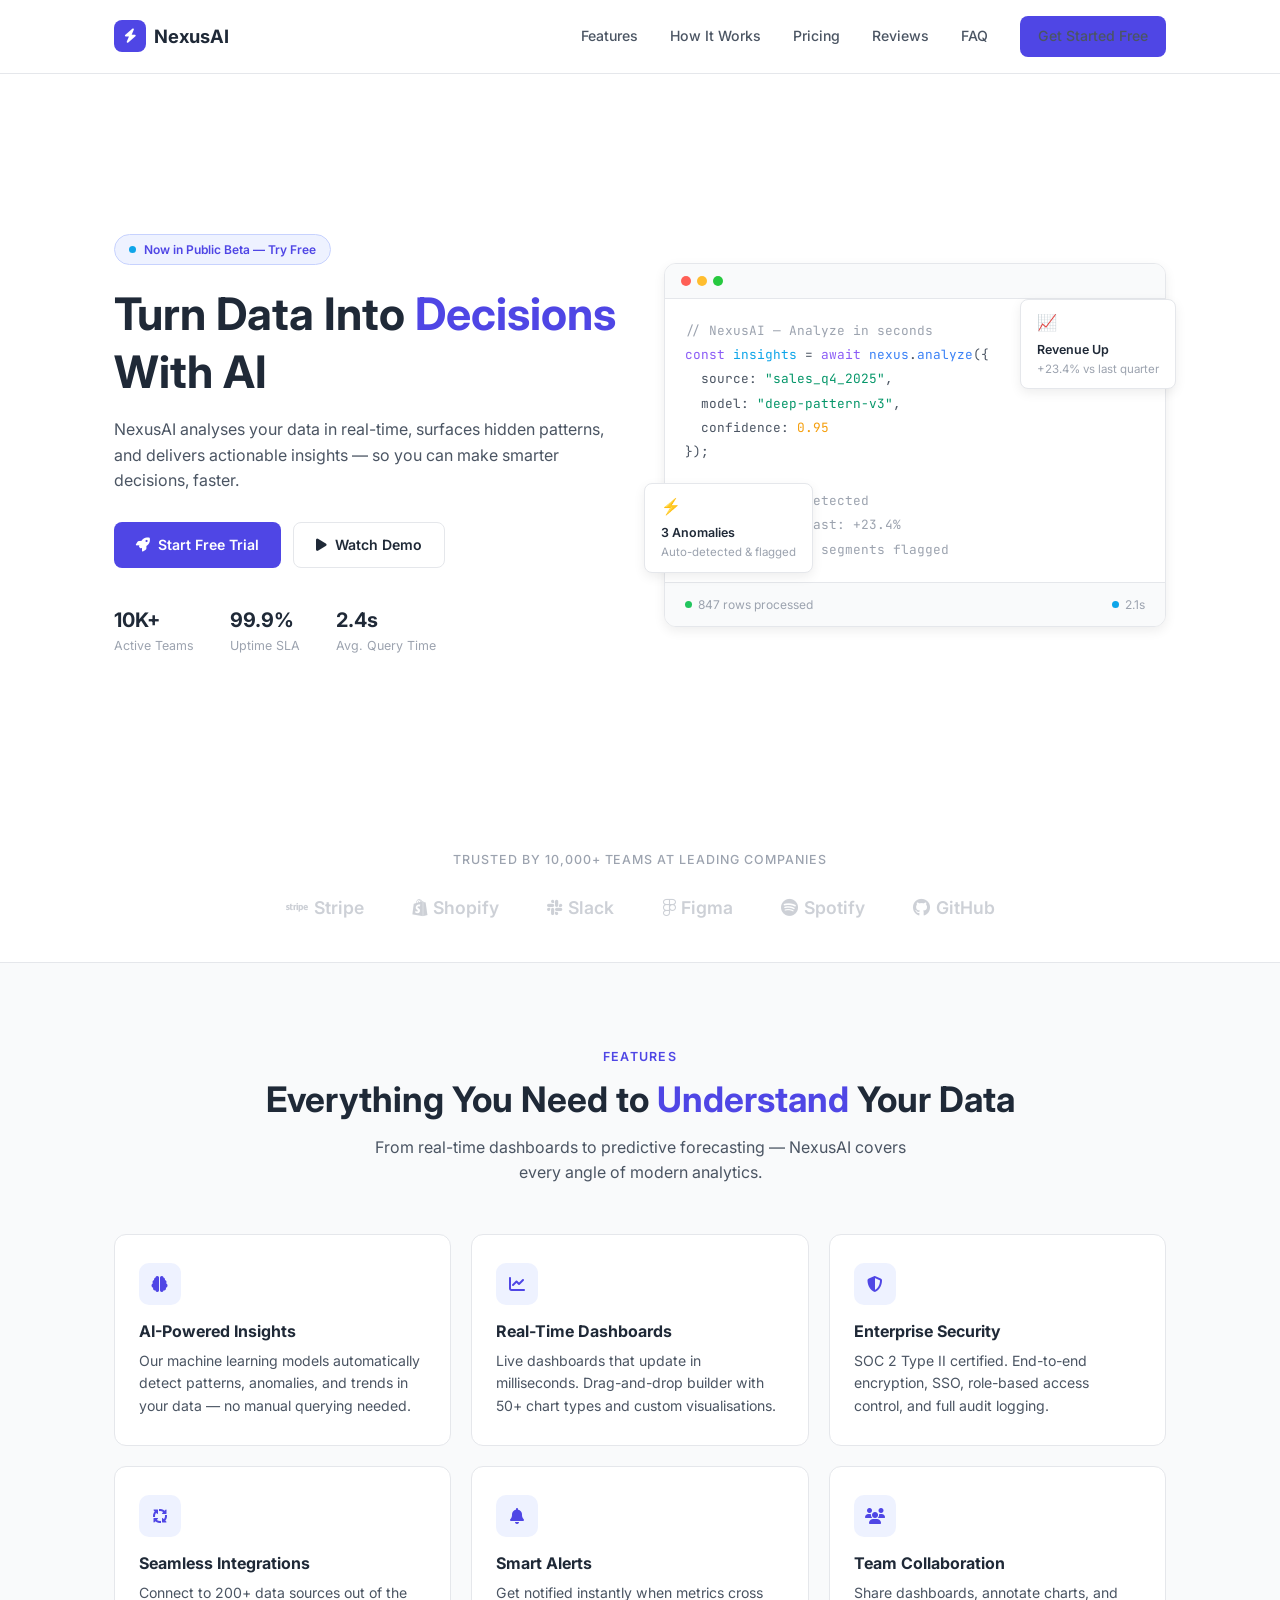
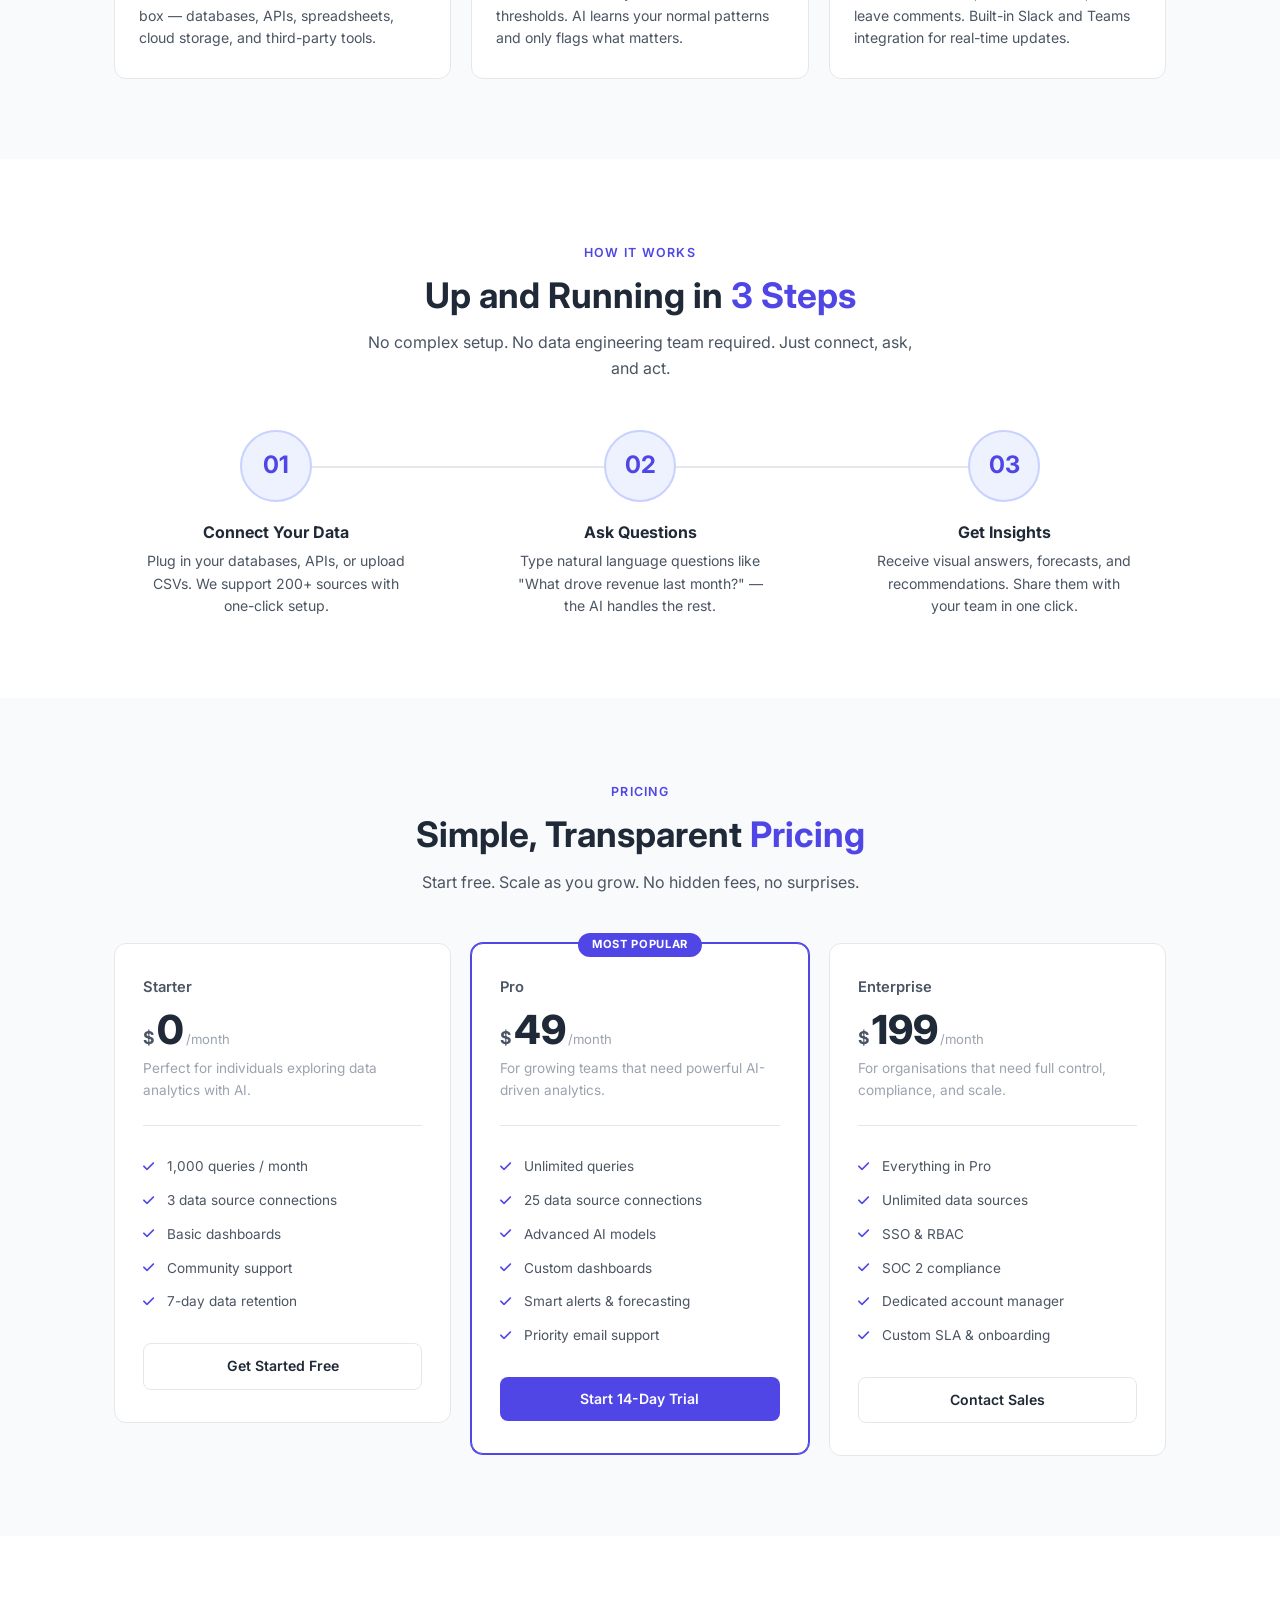
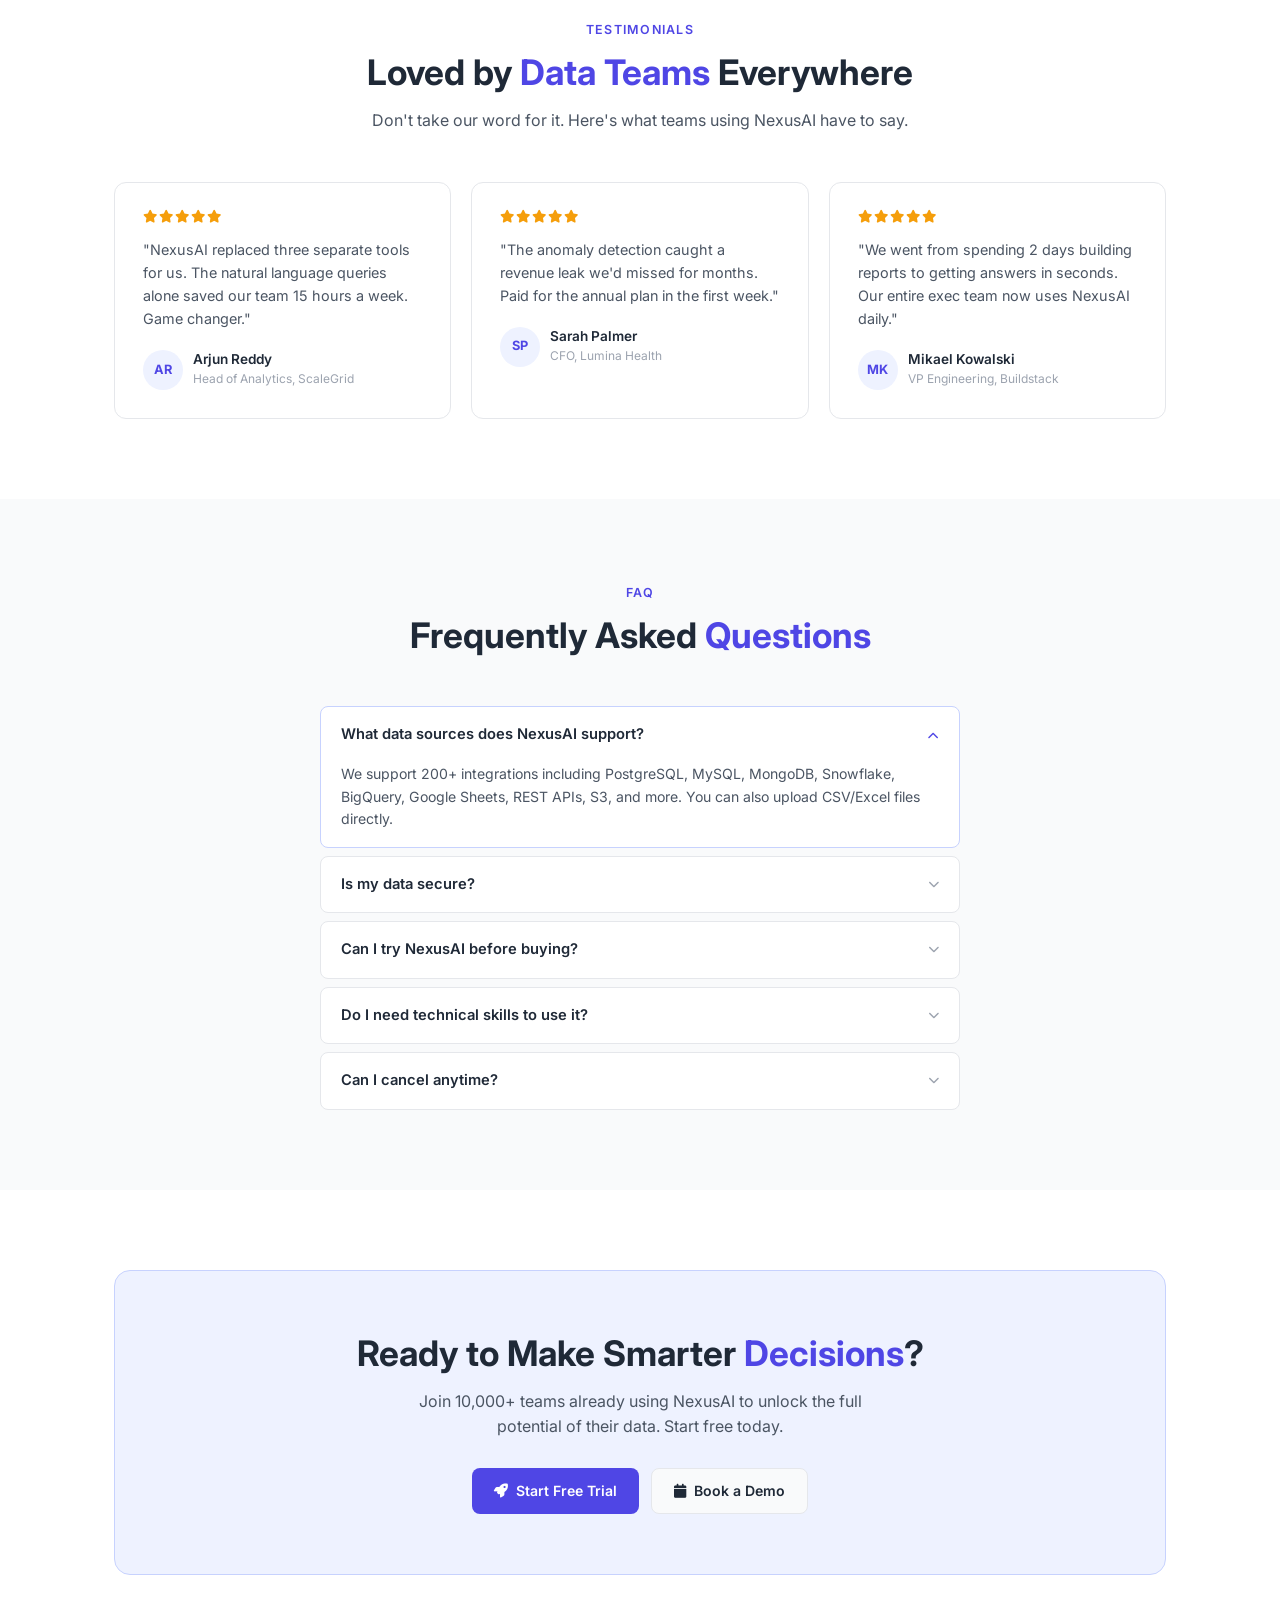
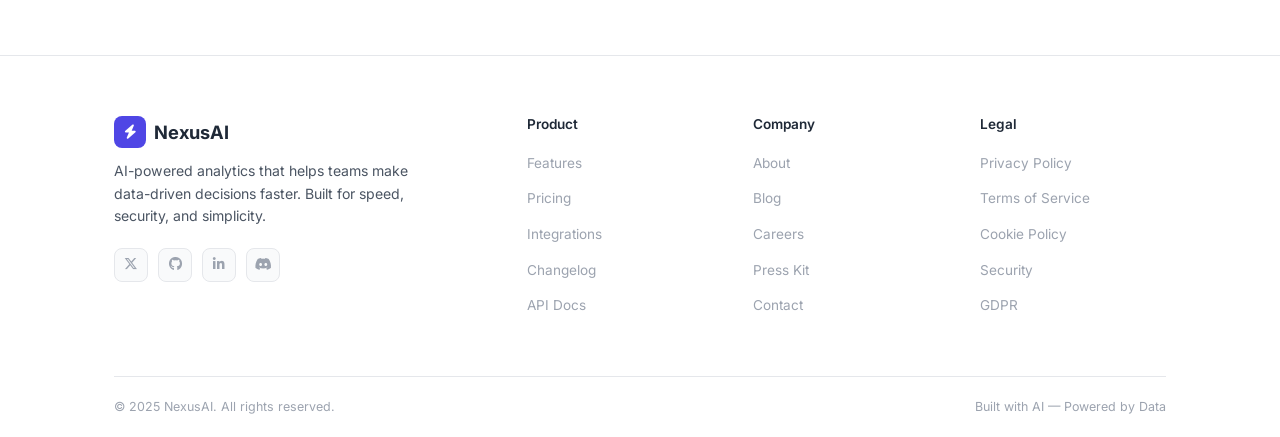
<file: Task 3 - AI Website/index.html>
<!DOCTYPE html>
<html lang="en">
<head>
  <meta charset="UTF-8">
  <meta name="viewport" content="width=device-width, initial-scale=1.0">
  <meta name="description" content="NexusAI — The AI-powered analytics platform that turns your raw data into actionable insights in seconds. Trusted by 10,000+ teams worldwide.">
  <meta name="keywords" content="AI analytics, data platform, business intelligence, machine learning, SaaS, NexusAI">
  <meta name="author" content="NexusAI">

  <meta property="og:type" content="website">
  <meta property="og:title" content="NexusAI — AI-Powered Analytics Platform">
  <meta property="og:description" content="Turn your raw data into actionable insights in seconds with the power of AI.">

  <title>NexusAI — AI-Powered Analytics Platform</title>
  <link rel="stylesheet" href="style.css">
  <link rel="stylesheet" href="https://cdnjs.cloudflare.com/ajax/libs/font-awesome/6.5.1/css/all.min.css">
</head>
<body>

  <!-- ===== NAVBAR ===== -->
  <nav class="navbar" id="navbar">
    <div class="container">
      <a href="#home" class="navbar-logo">
        <span class="logo-icon"><i class="fa-solid fa-bolt"></i></span>
        NexusAI
      </a>
      <ul class="nav-links" id="navLinks">
        <li><a href="#features">Features</a></li>
        <li><a href="#how-it-works">How It Works</a></li>
        <li><a href="#pricing">Pricing</a></li>
        <li><a href="#testimonials">Reviews</a></li>
        <li><a href="#faq">FAQ</a></li>
        <li><a href="#cta" class="btn btn-primary nav-cta">Get Started Free</a></li>
      </ul>
      <button class="menu-toggle" id="menuToggle" aria-label="Menu">
        <span></span><span></span><span></span>
      </button>
    </div>
  </nav>

  <!-- ===== HERO ===== -->
  <section class="hero" id="home">
    <div class="hero-bg-grid" aria-hidden="true"></div>
    <div class="hero-glow hero-glow-1" aria-hidden="true"></div>
    <div class="hero-glow hero-glow-2" aria-hidden="true"></div>

    <div class="container">
      <div class="hero-content">
        <div class="hero-badge">
          <span class="badge-dot"></span>
          Now in Public Beta — Try Free
        </div>
        <h1>Turn Data Into <span class="gradient-text">Decisions</span> With AI</h1>
        <p class="hero-desc">
          NexusAI analyses your data in real-time, surfaces hidden patterns, and delivers
          actionable insights — so you can make smarter decisions, faster.
        </p>
        <div class="hero-buttons">
          <a href="#cta" class="btn btn-primary">
            <i class="fa-solid fa-rocket"></i> Start Free Trial
          </a>
          <a href="#how-it-works" class="btn btn-outline">
            <i class="fa-solid fa-play"></i> Watch Demo
          </a>
        </div>
        <div class="hero-metrics">
          <div class="hero-metric">
            <div class="hero-metric-value">10K+</div>
            <div class="hero-metric-label">Active Teams</div>
          </div>
          <div class="hero-metric">
            <div class="hero-metric-value">99.9%</div>
            <div class="hero-metric-label">Uptime SLA</div>
          </div>
          <div class="hero-metric">
            <div class="hero-metric-value">2.4s</div>
            <div class="hero-metric-label">Avg. Query Time</div>
          </div>
        </div>
      </div>

      <div class="hero-visual">
        <div class="hero-card">
          <div class="hero-card-header">
            <span class="hero-card-dot"></span>
            <span class="hero-card-dot"></span>
            <span class="hero-card-dot"></span>
          </div>
          <div class="hero-card-body">
            <div class="hero-code">
              <span class="comment">// NexusAI — Analyze in seconds</span><br>
              <span class="keyword">const</span> <span class="variable">insights</span> = <span class="keyword">await</span> <span class="func">nexus</span>.<span class="func">analyze</span>({<br>
              &nbsp;&nbsp;source: <span class="string">"sales_q4_2025"</span>,<br>
              &nbsp;&nbsp;model: <span class="string">"deep-pattern-v3"</span>,<br>
              &nbsp;&nbsp;confidence: <span class="number">0.95</span><br>
              });<br><br>
              <span class="comment">// 3 anomalies detected</span><br>
              <span class="comment">// Revenue forecast: +23.4%</span><br>
              <span class="comment">// Churn risk: 2 segments flagged</span>
            </div>
          </div>
          <div class="hero-card-stats">
            <span class="hero-card-stat"><span class="stat-dot green"></span> 847 rows processed</span>
            <span class="hero-card-stat"><span class="stat-dot blue"></span> 2.1s</span>
          </div>
        </div>

        <div class="hero-floating-card hero-floating-card-1">
          <div class="floating-card-icon">📈</div>
          <div class="floating-card-title">Revenue Up</div>
          <div class="floating-card-value">+23.4% vs last quarter</div>
        </div>

        <div class="hero-floating-card hero-floating-card-2">
          <div class="floating-card-icon">⚡</div>
          <div class="floating-card-title">3 Anomalies</div>
          <div class="floating-card-value">Auto-detected &amp; flagged</div>
        </div>
      </div>
    </div>
  </section>

  <!-- ===== TRUSTED BY ===== -->
  <section class="logos-section">
    <div class="container">
      <p>Trusted by 10,000+ teams at leading companies</p>
      <div class="logos-grid">
        <div class="logo-item"><i class="fa-brands fa-stripe"></i> Stripe</div>
        <div class="logo-item"><i class="fa-brands fa-shopify"></i> Shopify</div>
        <div class="logo-item"><i class="fa-brands fa-slack"></i> Slack</div>
        <div class="logo-item"><i class="fa-brands fa-figma"></i> Figma</div>
        <div class="logo-item"><i class="fa-brands fa-spotify"></i> Spotify</div>
        <div class="logo-item"><i class="fa-brands fa-github"></i> GitHub</div>
      </div>
    </div>
  </section>

  <!-- ===== FEATURES ===== -->
  <section class="section section-alt" id="features">
    <div class="container">
      <div class="section-header animate-on-scroll">
        <span class="section-tag">Features</span>
        <h2 class="section-title">Everything You Need to <span class="gradient-text">Understand</span> Your Data</h2>
        <p class="section-subtitle">
          From real-time dashboards to predictive forecasting — NexusAI covers every angle of modern analytics.
        </p>
      </div>

      <div class="features-grid">
        <div class="feature-card animate-on-scroll animate-delay-1">
          <div class="feature-icon"><i class="fa-solid fa-brain"></i></div>
          <h3>AI-Powered Insights</h3>
          <p>Our machine learning models automatically detect patterns, anomalies, and trends in your data — no manual querying needed.</p>
        </div>

        <div class="feature-card animate-on-scroll animate-delay-2">
          <div class="feature-icon"><i class="fa-solid fa-chart-line"></i></div>
          <h3>Real-Time Dashboards</h3>
          <p>Live dashboards that update in milliseconds. Drag-and-drop builder with 50+ chart types and custom visualisations.</p>
        </div>

        <div class="feature-card animate-on-scroll animate-delay-3">
          <div class="feature-icon"><i class="fa-solid fa-shield-halved"></i></div>
          <h3>Enterprise Security</h3>
          <p>SOC 2 Type II certified. End-to-end encryption, SSO, role-based access control, and full audit logging.</p>
        </div>

        <div class="feature-card animate-on-scroll animate-delay-1">
          <div class="feature-icon"><i class="fa-solid fa-arrows-spin"></i></div>
          <h3>Seamless Integrations</h3>
          <p>Connect to 200+ data sources out of the box — databases, APIs, spreadsheets, cloud storage, and third-party tools.</p>
        </div>

        <div class="feature-card animate-on-scroll animate-delay-2">
          <div class="feature-icon"><i class="fa-solid fa-bell"></i></div>
          <h3>Smart Alerts</h3>
          <p>Get notified instantly when metrics cross thresholds. AI learns your normal patterns and only flags what matters.</p>
        </div>

        <div class="feature-card animate-on-scroll animate-delay-3">
          <div class="feature-icon"><i class="fa-solid fa-users"></i></div>
          <h3>Team Collaboration</h3>
          <p>Share dashboards, annotate charts, and leave comments. Built-in Slack and Teams integration for real-time updates.</p>
        </div>
      </div>
    </div>
  </section>

  <!-- ===== HOW IT WORKS ===== -->
  <section class="section" id="how-it-works">
    <div class="container">
      <div class="section-header animate-on-scroll">
        <span class="section-tag">How It Works</span>
        <h2 class="section-title">Up and Running in <span class="gradient-text">3 Steps</span></h2>
        <p class="section-subtitle">
          No complex setup. No data engineering team required. Just connect, ask, and act.
        </p>
      </div>

      <div class="steps-grid">
        <div class="step-card animate-on-scroll animate-delay-1">
          <div class="step-number gradient-text">01</div>
          <h3>Connect Your Data</h3>
          <p>Plug in your databases, APIs, or upload CSVs. We support 200+ sources with one-click setup.</p>
        </div>

        <div class="step-card animate-on-scroll animate-delay-2">
          <div class="step-number gradient-text">02</div>
          <h3>Ask Questions</h3>
          <p>Type natural language questions like "What drove revenue last month?" — the AI handles the rest.</p>
        </div>

        <div class="step-card animate-on-scroll animate-delay-3">
          <div class="step-number gradient-text">03</div>
          <h3>Get Insights</h3>
          <p>Receive visual answers, forecasts, and recommendations. Share them with your team in one click.</p>
        </div>
      </div>
    </div>
  </section>

  <!-- ===== PRICING ===== -->
  <section class="section section-alt" id="pricing">
    <div class="container">
      <div class="section-header animate-on-scroll">
        <span class="section-tag">Pricing</span>
        <h2 class="section-title">Simple, Transparent <span class="gradient-text">Pricing</span></h2>
        <p class="section-subtitle">
          Start free. Scale as you grow. No hidden fees, no surprises.
        </p>
      </div>

      <div class="pricing-grid">
        <!-- Free -->
        <div class="pricing-card animate-on-scroll animate-delay-1">
          <div class="pricing-name">Starter</div>
          <div class="pricing-price">
            <span class="currency">$</span>
            <span class="amount">0</span>
            <span class="period">/month</span>
          </div>
          <p class="pricing-desc">Perfect for individuals exploring data analytics with AI.</p>
          <div class="pricing-features">
            <div class="pricing-feature"><i class="fa-solid fa-check"></i> 1,000 queries / month</div>
            <div class="pricing-feature"><i class="fa-solid fa-check"></i> 3 data source connections</div>
            <div class="pricing-feature"><i class="fa-solid fa-check"></i> Basic dashboards</div>
            <div class="pricing-feature"><i class="fa-solid fa-check"></i> Community support</div>
            <div class="pricing-feature"><i class="fa-solid fa-check"></i> 7-day data retention</div>
          </div>
          <a href="#" class="btn btn-outline">Get Started Free</a>
        </div>

        <!-- Pro -->
        <div class="pricing-card featured animate-on-scroll animate-delay-2">
          <span class="pricing-badge">Most Popular</span>
          <div class="pricing-name">Pro</div>
          <div class="pricing-price">
            <span class="currency">$</span>
            <span class="amount">49</span>
            <span class="period">/month</span>
          </div>
          <p class="pricing-desc">For growing teams that need powerful AI-driven analytics.</p>
          <div class="pricing-features">
            <div class="pricing-feature"><i class="fa-solid fa-check"></i> Unlimited queries</div>
            <div class="pricing-feature"><i class="fa-solid fa-check"></i> 25 data source connections</div>
            <div class="pricing-feature"><i class="fa-solid fa-check"></i> Advanced AI models</div>
            <div class="pricing-feature"><i class="fa-solid fa-check"></i> Custom dashboards</div>
            <div class="pricing-feature"><i class="fa-solid fa-check"></i> Smart alerts &amp; forecasting</div>
            <div class="pricing-feature"><i class="fa-solid fa-check"></i> Priority email support</div>
          </div>
          <a href="#" class="btn btn-primary">Start 14-Day Trial</a>
        </div>

        <!-- Enterprise -->
        <div class="pricing-card animate-on-scroll animate-delay-3">
          <div class="pricing-name">Enterprise</div>
          <div class="pricing-price">
            <span class="currency">$</span>
            <span class="amount">199</span>
            <span class="period">/month</span>
          </div>
          <p class="pricing-desc">For organisations that need full control, compliance, and scale.</p>
          <div class="pricing-features">
            <div class="pricing-feature"><i class="fa-solid fa-check"></i> Everything in Pro</div>
            <div class="pricing-feature"><i class="fa-solid fa-check"></i> Unlimited data sources</div>
            <div class="pricing-feature"><i class="fa-solid fa-check"></i> SSO &amp; RBAC</div>
            <div class="pricing-feature"><i class="fa-solid fa-check"></i> SOC 2 compliance</div>
            <div class="pricing-feature"><i class="fa-solid fa-check"></i> Dedicated account manager</div>
            <div class="pricing-feature"><i class="fa-solid fa-check"></i> Custom SLA &amp; onboarding</div>
          </div>
          <a href="#" class="btn btn-outline">Contact Sales</a>
        </div>
      </div>
    </div>
  </section>

  <!-- ===== TESTIMONIALS ===== -->
  <section class="section" id="testimonials">
    <div class="container">
      <div class="section-header animate-on-scroll">
        <span class="section-tag">Testimonials</span>
        <h2 class="section-title">Loved by <span class="gradient-text">Data Teams</span> Everywhere</h2>
        <p class="section-subtitle">
          Don't take our word for it. Here's what teams using NexusAI have to say.
        </p>
      </div>

      <div class="testimonials-grid">
        <div class="testimonial-card animate-on-scroll animate-delay-1">
          <div class="testimonial-stars">
            <i class="fa-solid fa-star"></i><i class="fa-solid fa-star"></i><i class="fa-solid fa-star"></i><i class="fa-solid fa-star"></i><i class="fa-solid fa-star"></i>
          </div>
          <p class="testimonial-text">"NexusAI replaced three separate tools for us. The natural language queries alone saved our team 15 hours a week. Game changer."</p>
          <div class="testimonial-author">
            <div class="testimonial-avatar">AR</div>
            <div class="testimonial-info">
              <h5>Arjun Reddy</h5>
              <p>Head of Analytics, ScaleGrid</p>
            </div>
          </div>
        </div>

        <div class="testimonial-card animate-on-scroll animate-delay-2">
          <div class="testimonial-stars">
            <i class="fa-solid fa-star"></i><i class="fa-solid fa-star"></i><i class="fa-solid fa-star"></i><i class="fa-solid fa-star"></i><i class="fa-solid fa-star"></i>
          </div>
          <p class="testimonial-text">"The anomaly detection caught a revenue leak we'd missed for months. Paid for the annual plan in the first week."</p>
          <div class="testimonial-author">
            <div class="testimonial-avatar">SP</div>
            <div class="testimonial-info">
              <h5>Sarah Palmer</h5>
              <p>CFO, Lumina Health</p>
            </div>
          </div>
        </div>

        <div class="testimonial-card animate-on-scroll animate-delay-3">
          <div class="testimonial-stars">
            <i class="fa-solid fa-star"></i><i class="fa-solid fa-star"></i><i class="fa-solid fa-star"></i><i class="fa-solid fa-star"></i><i class="fa-solid fa-star"></i>
          </div>
          <p class="testimonial-text">"We went from spending 2 days building reports to getting answers in seconds. Our entire exec team now uses NexusAI daily."</p>
          <div class="testimonial-author">
            <div class="testimonial-avatar">MK</div>
            <div class="testimonial-info">
              <h5>Mikael Kowalski</h5>
              <p>VP Engineering, Buildstack</p>
            </div>
          </div>
        </div>
      </div>
    </div>
  </section>

  <!-- ===== FAQ ===== -->
  <section class="section section-alt" id="faq">
    <div class="container">
      <div class="section-header animate-on-scroll">
        <span class="section-tag">FAQ</span>
        <h2 class="section-title">Frequently Asked <span class="gradient-text">Questions</span></h2>
      </div>

      <div class="faq-grid animate-on-scroll">
        <div class="faq-item active">
          <div class="faq-question" onclick="toggleFaq(this)">
            What data sources does NexusAI support?
            <i class="fa-solid fa-chevron-down faq-icon"></i>
          </div>
          <div class="faq-answer" style="max-height: 200px;">
            <div class="faq-answer-inner">
              We support 200+ integrations including PostgreSQL, MySQL, MongoDB, Snowflake, BigQuery, Google Sheets, REST APIs, S3, and more. You can also upload CSV/Excel files directly.
            </div>
          </div>
        </div>

        <div class="faq-item">
          <div class="faq-question" onclick="toggleFaq(this)">
            Is my data secure?
            <i class="fa-solid fa-chevron-down faq-icon"></i>
          </div>
          <div class="faq-answer">
            <div class="faq-answer-inner">
              Absolutely. We're SOC 2 Type II certified with end-to-end AES-256 encryption, SSO support, role-based access control, and full audit logs. Your data never leaves your region.
            </div>
          </div>
        </div>

        <div class="faq-item">
          <div class="faq-question" onclick="toggleFaq(this)">
            Can I try NexusAI before buying?
            <i class="fa-solid fa-chevron-down faq-icon"></i>
          </div>
          <div class="faq-answer">
            <div class="faq-answer-inner">
              Yes! Our Starter plan is completely free with 1,000 queries per month. Pro plans come with a 14-day free trial — no credit card required.
            </div>
          </div>
        </div>

        <div class="faq-item">
          <div class="faq-question" onclick="toggleFaq(this)">
            Do I need technical skills to use it?
            <i class="fa-solid fa-chevron-down faq-icon"></i>
          </div>
          <div class="faq-answer">
            <div class="faq-answer-inner">
              Not at all. NexusAI is built for everyone — just type your question in plain English like "What were our top products last month?" and the AI handles the query, analysis, and visualisation for you.
            </div>
          </div>
        </div>

        <div class="faq-item">
          <div class="faq-question" onclick="toggleFaq(this)">
            Can I cancel anytime?
            <i class="fa-solid fa-chevron-down faq-icon"></i>
          </div>
          <div class="faq-answer">
            <div class="faq-answer-inner">
              Yes. All plans are month-to-month with no long-term contracts. You can upgrade, downgrade, or cancel at any time from your dashboard.
            </div>
          </div>
        </div>
      </div>
    </div>
  </section>

  <!-- ===== CTA ===== -->
  <section class="cta-section" id="cta">
    <div class="container">
      <div class="cta-box animate-on-scroll">
        <h2>Ready to Make Smarter <span class="gradient-text">Decisions</span>?</h2>
        <p>Join 10,000+ teams already using NexusAI to unlock the full potential of their data. Start free today.</p>
        <div class="cta-buttons">
          <a href="#" class="btn btn-primary">
            <i class="fa-solid fa-rocket"></i> Start Free Trial
          </a>
          <a href="#" class="btn btn-ghost">
            <i class="fa-solid fa-calendar"></i> Book a Demo
          </a>
        </div>
      </div>
    </div>
  </section>

  <!-- ===== FOOTER ===== -->
  <footer class="footer" id="footer">
    <div class="container">
      <div class="footer-grid">
        <div class="footer-brand">
          <a href="#home" class="navbar-logo">
            <span class="logo-icon"><i class="fa-solid fa-bolt"></i></span>
            NexusAI
          </a>
          <p>AI-powered analytics that helps teams make data-driven decisions faster. Built for speed, security, and simplicity.</p>
          <div class="footer-socials">
            <a href="#" class="footer-social-link" aria-label="Twitter"><i class="fa-brands fa-x-twitter"></i></a>
            <a href="#" class="footer-social-link" aria-label="GitHub"><i class="fa-brands fa-github"></i></a>
            <a href="#" class="footer-social-link" aria-label="LinkedIn"><i class="fa-brands fa-linkedin-in"></i></a>
            <a href="#" class="footer-social-link" aria-label="Discord"><i class="fa-brands fa-discord"></i></a>
          </div>
        </div>

        <div>
          <h5>Product</h5>
          <ul class="footer-links">
            <li><a href="#features">Features</a></li>
            <li><a href="#pricing">Pricing</a></li>
            <li><a href="#">Integrations</a></li>
            <li><a href="#">Changelog</a></li>
            <li><a href="#">API Docs</a></li>
          </ul>
        </div>

        <div>
          <h5>Company</h5>
          <ul class="footer-links">
            <li><a href="#">About</a></li>
            <li><a href="#">Blog</a></li>
            <li><a href="#">Careers</a></li>
            <li><a href="#">Press Kit</a></li>
            <li><a href="#">Contact</a></li>
          </ul>
        </div>

        <div>
          <h5>Legal</h5>
          <ul class="footer-links">
            <li><a href="#">Privacy Policy</a></li>
            <li><a href="#">Terms of Service</a></li>
            <li><a href="#">Cookie Policy</a></li>
            <li><a href="#">Security</a></li>
            <li><a href="#">GDPR</a></li>
          </ul>
        </div>
      </div>

      <div class="footer-bottom">
        <p>&copy; 2025 NexusAI. All rights reserved.</p>
        <p>Built with AI — Powered by Data</p>
      </div>
    </div>
  </footer>

  <!-- ===== JAVASCRIPT ===== -->
  <script>
    // Navbar scroll
    const navbar = document.getElementById('navbar');
    window.addEventListener('scroll', () => {
      navbar.classList.toggle('scrolled', window.scrollY > 50);
    });

    // Mobile menu
    const menuToggle = document.getElementById('menuToggle');
    const navLinks = document.getElementById('navLinks');
    menuToggle.addEventListener('click', () => {
      navLinks.classList.toggle('open');
      menuToggle.classList.toggle('active');
    });
    navLinks.querySelectorAll('a').forEach(link => {
      link.addEventListener('click', () => {
        navLinks.classList.remove('open');
        menuToggle.classList.remove('active');
      });
    });

    // FAQ toggle
    function toggleFaq(el) {
      const item = el.parentElement;
      const answer = item.querySelector('.faq-answer');
      const isOpen = item.classList.contains('active');

      document.querySelectorAll('.faq-item').forEach(faq => {
        faq.classList.remove('active');
        faq.querySelector('.faq-answer').style.maxHeight = '0';
      });

      if (!isOpen) {
        item.classList.add('active');
        answer.style.maxHeight = answer.scrollHeight + 'px';
      }
    }

    // Scroll animations
    const observer = new IntersectionObserver((entries) => {
      entries.forEach(entry => {
        if (entry.isIntersecting) {
          entry.target.classList.add('visible');
          observer.unobserve(entry.target);
        }
      });
    }, { threshold: 0.1 });

    document.querySelectorAll('.animate-on-scroll').forEach(el => observer.observe(el));

    // Smooth anchor scroll
    document.querySelectorAll('a[href^="#"]').forEach(anchor => {
      anchor.addEventListener('click', function (e) {
        e.preventDefault();
        const target = document.querySelector(this.getAttribute('href'));
        if (target) {
          window.scrollTo({ top: target.offsetTop - 72, behavior: 'smooth' });
        }
      });
    });
  </script>
</body>
</html>
</file>
<file: Task 3 - AI Website/style.css>
/* ===== GOOGLE FONTS ===== */
@import url('https://fonts.googleapis.com/css2?family=Inter:wght@400;500;600;700&family=JetBrains+Mono:wght@400;500&display=swap');

/* ===== CSS VARIABLES ===== */
:root {
  --primary: #4F46E5;
  --primary-light: #6366F1;
  --primary-bg: #EEF2FF;
  --accent: #0EA5E9;
  --bg: #ffffff;
  --bg-alt: #F9FAFB;
  --bg-card: #ffffff;
  --text: #1F2937;
  --text-dim: #4B5563;
  --text-muted: #9CA3AF;
  --border: #E5E7EB;
  --radius: 12px;
  --radius-sm: 8px;
  --shadow: 0 1px 3px rgba(0,0,0,0.06), 0 1px 2px rgba(0,0,0,0.04);
  --shadow-md: 0 4px 12px rgba(0,0,0,0.07);
  --transition: 0.2s ease;
}

/* ===== RESET ===== */
*, *::before, *::after {
  margin: 0;
  padding: 0;
  box-sizing: border-box;
}

html { scroll-behavior: smooth; }

body {
  font-family: 'Inter', sans-serif;
  background: var(--bg);
  color: var(--text);
  line-height: 1.6;
}

a { color: inherit; text-decoration: none; transition: var(--transition); }
img { max-width: 100%; display: block; }
ul { list-style: none; }

/* ===== CONTAINER ===== */
.container {
  max-width: 1100px;
  margin: 0 auto;
  padding: 0 24px;
}

/* ===== TYPOGRAPHY ===== */
h1, h2, h3, h4, h5 { font-weight: 700; line-height: 1.3; color: var(--text); }

.gradient-text { color: var(--primary); }

.section-tag {
  display: inline-block;
  font-size: 0.78rem;
  font-weight: 600;
  text-transform: uppercase;
  letter-spacing: 0.1em;
  color: var(--primary);
  margin-bottom: 10px;
}

.section-title {
  font-size: clamp(1.6rem, 3vw, 2.2rem);
  margin-bottom: 12px;
}

.section-subtitle {
  font-size: 1rem;
  color: var(--text-dim);
  max-width: 560px;
  line-height: 1.6;
}

.section-header {
  text-align: center;
  margin-bottom: 48px;
}

.section-header .section-subtitle { margin: 0 auto; }

/* ===== BUTTONS ===== */
.btn {
  display: inline-flex;
  align-items: center;
  gap: 8px;
  padding: 11px 22px;
  font-size: 0.88rem;
  font-weight: 600;
  font-family: inherit;
  border: none;
  border-radius: var(--radius-sm);
  cursor: pointer;
  transition: var(--transition);
}

.btn-primary {
  background: var(--primary);
  color: #fff;
}

.btn-primary:hover {
  background: var(--primary-light);
}

.btn-outline {
  background: transparent;
  color: var(--text);
  border: 1.5px solid var(--border);
}

.btn-outline:hover {
  border-color: var(--primary);
  color: var(--primary);
}

.btn-ghost {
  background: var(--bg-alt);
  color: var(--text);
  border: 1px solid var(--border);
}

.btn-ghost:hover {
  background: var(--border);
}

/* ===== SECTIONS ===== */
.section { padding: 80px 0; }
.section-alt { background: var(--bg-alt); }

/* ===== NAVBAR ===== */
.navbar {
  position: fixed;
  top: 0;
  left: 0;
  right: 0;
  z-index: 1000;
  padding: 16px 0;
  background: rgba(255,255,255,0.9);
  backdrop-filter: blur(10px);
  border-bottom: 1px solid var(--border);
  transition: var(--transition);
}

.navbar.scrolled { padding: 12px 0; }

.navbar .container {
  display: flex;
  align-items: center;
  justify-content: space-between;
}

.navbar-logo {
  display: flex;
  align-items: center;
  gap: 8px;
  font-size: 1.15rem;
  font-weight: 700;
  color: var(--text);
}

.navbar-logo .logo-icon {
  width: 32px;
  height: 32px;
  background: var(--primary);
  color: #fff;
  border-radius: 8px;
  display: flex;
  align-items: center;
  justify-content: center;
  font-size: 0.9rem;
}

.nav-links {
  display: flex;
  align-items: center;
  gap: 32px;
}

.nav-links a {
  font-size: 0.88rem;
  font-weight: 500;
  color: var(--text-dim);
}

.nav-links a:hover { color: var(--primary); }

.nav-cta {
  padding: 9px 18px !important;
}

.menu-toggle {
  display: none;
  flex-direction: column;
  gap: 5px;
  background: none;
  border: none;
  cursor: pointer;
}

.menu-toggle span {
  width: 22px;
  height: 2px;
  background: var(--text);
  border-radius: 2px;
}

/* ===== HERO ===== */
.hero {
  min-height: 90vh;
  display: flex;
  align-items: center;
  padding-top: 80px;
  position: relative;
}

.hero-bg-grid,
.hero-glow,
.hero-glow-1,
.hero-glow-2 { display: none; }

.hero .container {
  display: grid;
  grid-template-columns: 1fr 1fr;
  gap: 48px;
  align-items: center;
}

.hero-content { max-width: 520px; }

.hero-badge {
  display: inline-flex;
  align-items: center;
  gap: 8px;
  padding: 5px 14px;
  background: var(--primary-bg);
  border: 1px solid #C7D2FE;
  border-radius: 999px;
  font-size: 0.75rem;
  font-weight: 600;
  color: var(--primary);
  margin-bottom: 20px;
}

.hero-badge .badge-dot {
  width: 7px;
  height: 7px;
  background: var(--accent);
  border-radius: 50%;
}

.hero h1 {
  font-size: clamp(2rem, 4vw, 2.8rem);
  margin-bottom: 16px;
}

.hero-desc {
  font-size: 1rem;
  color: var(--text-dim);
  margin-bottom: 28px;
}

.hero-buttons {
  display: flex;
  gap: 12px;
  margin-bottom: 36px;
}

.hero-metrics {
  display: flex;
  gap: 36px;
}

.hero-metric-value {
  font-size: 1.25rem;
  font-weight: 700;
}

.hero-metric-label {
  font-size: 0.78rem;
  color: var(--text-muted);
}

/* Hero Card */
.hero-card {
  background: var(--bg-card);
  border: 1px solid var(--border);
  border-radius: var(--radius);
  overflow: hidden;
  box-shadow: var(--shadow-md);
}

.hero-card-header {
  padding: 12px 16px;
  display: flex;
  gap: 6px;
  border-bottom: 1px solid var(--border);
  background: var(--bg-alt);
}

.hero-card-dot {
  width: 10px;
  height: 10px;
  border-radius: 50%;
}

.hero-card-dot:nth-child(1) { background: #FF5F56; }
.hero-card-dot:nth-child(2) { background: #FFBD2E; }
.hero-card-dot:nth-child(3) { background: #27C93F; }

.hero-card-body { padding: 20px; }

.hero-code {
  font-family: 'JetBrains Mono', monospace;
  font-size: 0.8rem;
  line-height: 1.9;
  color: var(--text-dim);
}

.hero-code .keyword { color: #8B5CF6; }
.hero-code .func { color: #3B82F6; }
.hero-code .string { color: #059669; }
.hero-code .comment { color: #9CA3AF; }
.hero-code .number { color: #F59E0B; }
.hero-code .variable { color: #0EA5E9; }

.hero-card-stats {
  padding: 12px 20px;
  border-top: 1px solid var(--border);
  display: flex;
  justify-content: space-between;
  font-size: 0.75rem;
  color: var(--text-muted);
  background: var(--bg-alt);
}

.hero-card-stat {
  display: flex;
  align-items: center;
  gap: 6px;
}

.stat-dot {
  width: 7px;
  height: 7px;
  border-radius: 50%;
}

.stat-dot.green { background: #22C55E; }
.stat-dot.blue { background: var(--accent); }

.hero-visual { position: relative; }

.hero-floating-card {
  position: absolute;
  background: var(--bg-card);
  border: 1px solid var(--border);
  border-radius: var(--radius-sm);
  padding: 10px 16px;
  box-shadow: var(--shadow-md);
}

.hero-floating-card-1 { top: 10%; right: -10px; }
.hero-floating-card-2 { bottom: 15%; left: -20px; }

.floating-card-icon { font-size: 1rem; margin-bottom: 4px; }
.floating-card-title { font-size: 0.78rem; font-weight: 600; }
.floating-card-value { font-size: 0.72rem; color: var(--text-muted); }

/* ===== LOGOS ===== */
.logos-section {
  padding: 40px 0;
  border-bottom: 1px solid var(--border);
}

.logos-section p {
  text-align: center;
  font-size: 0.78rem;
  color: var(--text-muted);
  text-transform: uppercase;
  letter-spacing: 0.08em;
  font-weight: 500;
  margin-bottom: 24px;
}

.logos-grid {
  display: flex;
  justify-content: center;
  align-items: center;
  gap: 48px;
  flex-wrap: wrap;
}

.logo-item {
  font-size: 1.1rem;
  font-weight: 600;
  color: var(--text-muted);
  opacity: 0.5;
  display: flex;
  align-items: center;
  gap: 6px;
}

/* ===== FEATURES ===== */
.features-grid {
  display: grid;
  grid-template-columns: repeat(3, 1fr);
  gap: 20px;
}

.feature-card {
  background: var(--bg-card);
  border: 1px solid var(--border);
  border-radius: var(--radius);
  padding: 28px 24px;
  transition: var(--transition);
}

.feature-card:hover {
  box-shadow: var(--shadow-md);
  border-color: #C7D2FE;
}

.feature-icon {
  width: 42px;
  height: 42px;
  background: var(--primary-bg);
  border-radius: 10px;
  display: flex;
  align-items: center;
  justify-content: center;
  font-size: 1rem;
  margin-bottom: 16px;
  color: var(--primary);
}

.feature-card h3 {
  font-size: 1rem;
  margin-bottom: 8px;
}

.feature-card p {
  font-size: 0.88rem;
  color: var(--text-dim);
}

/* ===== STEPS ===== */
.steps-grid {
  display: grid;
  grid-template-columns: repeat(3, 1fr);
  gap: 40px;
  position: relative;
}

.steps-grid::before {
  content: '';
  position: absolute;
  top: 36px;
  left: 18%;
  right: 18%;
  height: 2px;
  background: var(--border);
}

.step-card { text-align: center; }

.step-number {
  width: 72px;
  height: 72px;
  border-radius: 50%;
  background: var(--primary-bg);
  border: 2px solid #C7D2FE;
  display: flex;
  align-items: center;
  justify-content: center;
  font-size: 1.5rem;
  font-weight: 700;
  color: var(--primary);
  margin: 0 auto 20px;
  position: relative;
  z-index: 2;
}

.step-card h3 {
  font-size: 1rem;
  margin-bottom: 8px;
}

.step-card p {
  font-size: 0.88rem;
  color: var(--text-dim);
  max-width: 260px;
  margin: 0 auto;
}

/* ===== PRICING ===== */
.pricing-grid {
  display: grid;
  grid-template-columns: repeat(3, 1fr);
  gap: 20px;
  align-items: start;
}

.pricing-card {
  background: var(--bg-card);
  border: 1px solid var(--border);
  border-radius: var(--radius);
  padding: 32px 28px;
  position: relative;
  transition: var(--transition);
}

.pricing-card.featured {
  border-color: var(--primary);
  box-shadow: 0 0 0 1px var(--primary);
}

.pricing-badge {
  position: absolute;
  top: -11px;
  left: 50%;
  transform: translateX(-50%);
  padding: 3px 14px;
  background: var(--primary);
  border-radius: 999px;
  font-size: 0.7rem;
  font-weight: 700;
  text-transform: uppercase;
  letter-spacing: 0.06em;
  color: #fff;
}

.pricing-name {
  font-size: 0.92rem;
  font-weight: 600;
  color: var(--text-dim);
  margin-bottom: 10px;
}

.pricing-price {
  display: flex;
  align-items: baseline;
  gap: 2px;
  margin-bottom: 6px;
}

.pricing-price .currency { font-size: 1.1rem; font-weight: 700; color: var(--text-dim); }
.pricing-price .amount { font-size: 2.5rem; font-weight: 800; color: var(--text); line-height: 1; }
.pricing-price .period { font-size: 0.82rem; color: var(--text-muted); }

.pricing-desc {
  font-size: 0.85rem;
  color: var(--text-muted);
  margin-bottom: 24px;
  padding-bottom: 24px;
  border-bottom: 1px solid var(--border);
}

.pricing-features { margin-bottom: 24px; }

.pricing-feature {
  display: flex;
  align-items: center;
  gap: 8px;
  padding: 6px 0;
  font-size: 0.85rem;
  color: var(--text-dim);
}

.pricing-feature i { color: var(--primary); font-size: 0.8rem; width: 16px; }

.pricing-card .btn { width: 100%; justify-content: center; }

/* ===== TESTIMONIALS ===== */
.testimonials-grid {
  display: grid;
  grid-template-columns: repeat(3, 1fr);
  gap: 20px;
}

.testimonial-card {
  background: var(--bg-card);
  border: 1px solid var(--border);
  border-radius: var(--radius);
  padding: 28px;
}

.testimonial-stars {
  display: flex;
  gap: 2px;
  margin-bottom: 14px;
  color: #F59E0B;
  font-size: 0.8rem;
}

.testimonial-text {
  font-size: 0.9rem;
  color: var(--text-dim);
  line-height: 1.6;
  margin-bottom: 20px;
}

.testimonial-author {
  display: flex;
  align-items: center;
  gap: 10px;
}

.testimonial-avatar {
  width: 40px;
  height: 40px;
  border-radius: 50%;
  background: var(--primary-bg);
  color: var(--primary);
  display: flex;
  align-items: center;
  justify-content: center;
  font-weight: 700;
  font-size: 0.8rem;
}

.testimonial-info h5 { font-size: 0.85rem; font-weight: 600; }
.testimonial-info p { font-size: 0.75rem; color: var(--text-muted); }

/* ===== FAQ ===== */
.faq-grid {
  max-width: 640px;
  margin: 0 auto;
  display: flex;
  flex-direction: column;
  gap: 8px;
}

.faq-item {
  background: var(--bg-card);
  border: 1px solid var(--border);
  border-radius: var(--radius-sm);
  overflow: hidden;
}

.faq-item.active { border-color: #C7D2FE; }

.faq-question {
  padding: 16px 20px;
  display: flex;
  justify-content: space-between;
  align-items: center;
  cursor: pointer;
  font-size: 0.92rem;
  font-weight: 600;
  color: var(--text);
}

.faq-question:hover { color: var(--primary); }

.faq-icon {
  font-size: 0.7rem;
  color: var(--text-muted);
  transition: var(--transition);
}

.faq-item.active .faq-icon {
  transform: rotate(180deg);
  color: var(--primary);
}

.faq-answer {
  max-height: 0;
  overflow: hidden;
  transition: max-height 0.3s ease;
}

.faq-answer-inner {
  padding: 0 20px 16px;
  font-size: 0.88rem;
  color: var(--text-dim);
  line-height: 1.6;
}

/* ===== CTA ===== */
.cta-section { padding: 80px 0; }

.cta-box {
  background: var(--primary-bg);
  border: 1px solid #C7D2FE;
  border-radius: 16px;
  padding: 60px 32px;
  text-align: center;
}

.cta-box::before { display: none; }

.cta-box h2 {
  font-size: clamp(1.6rem, 3vw, 2.2rem);
  margin-bottom: 12px;
}

.cta-box p {
  font-size: 1rem;
  color: var(--text-dim);
  max-width: 480px;
  margin: 0 auto 28px;
}

.cta-buttons {
  display: flex;
  justify-content: center;
  gap: 12px;
}

/* ===== FOOTER ===== */
.footer {
  padding: 60px 0 0;
  border-top: 1px solid var(--border);
}

.footer-grid {
  display: grid;
  grid-template-columns: 2fr 1fr 1fr 1fr;
  gap: 40px;
  padding-bottom: 48px;
}

.footer-brand p {
  font-size: 0.88rem;
  color: var(--text-dim);
  margin-top: 12px;
  max-width: 300px;
}

.footer-socials {
  display: flex;
  gap: 10px;
  margin-top: 20px;
}

.footer-social-link {
  width: 34px;
  height: 34px;
  border-radius: 8px;
  background: var(--bg-alt);
  border: 1px solid var(--border);
  display: flex;
  align-items: center;
  justify-content: center;
  font-size: 0.85rem;
  color: var(--text-muted);
}

.footer-social-link:hover { color: var(--primary); border-color: #C7D2FE; }

.footer h5 {
  font-size: 0.85rem;
  font-weight: 600;
  margin-bottom: 16px;
}

.footer-links li { margin-bottom: 10px; }

.footer-links a {
  font-size: 0.85rem;
  color: var(--text-muted);
}

.footer-links a:hover { color: var(--primary); }

.footer-bottom {
  border-top: 1px solid var(--border);
  padding: 20px 0;
  display: flex;
  justify-content: space-between;
}

.footer-bottom p { font-size: 0.78rem; color: var(--text-muted); }

/* ===== ANIMATIONS ===== */
.animate-on-scroll {
  opacity: 0;
  transform: translateY(20px);
  transition: opacity 0.5s ease, transform 0.5s ease;
}

.animate-on-scroll.visible {
  opacity: 1;
  transform: translateY(0);
}

.animate-delay-1 { transition-delay: 0.1s; }
.animate-delay-2 { transition-delay: 0.15s; }
.animate-delay-3 { transition-delay: 0.2s; }

/* ===== RESPONSIVE ===== */
@media (max-width: 992px) {
  .hero .container { grid-template-columns: 1fr; text-align: center; }
  .hero-content { max-width: 100%; }
  .hero-buttons { justify-content: center; }
  .hero-metrics { justify-content: center; }
  .hero-visual { display: none; }
  .features-grid,
  .pricing-grid,
  .testimonials-grid,
  .steps-grid { grid-template-columns: 1fr; max-width: 420px; margin: 0 auto; }
  .steps-grid::before { display: none; }
  .footer-grid { grid-template-columns: 1fr 1fr; }
}

@media (max-width: 768px) {
  .nav-links { display: none; }
  .nav-links.open {
    display: flex;
    flex-direction: column;
    position: absolute;
    top: 100%;
    left: 0;
    right: 0;
    background: #fff;
    padding: 20px;
    gap: 14px;
    border-bottom: 1px solid var(--border);
    box-shadow: var(--shadow-md);
  }
  .menu-toggle { display: flex; }
  .section { padding: 60px 0; }
  .footer-grid { grid-template-columns: 1fr; }
  .footer-bottom { flex-direction: column; gap: 6px; text-align: center; }
  .cta-box { padding: 40px 20px; }
  .cta-buttons { flex-direction: column; align-items: center; }
}
</file>
